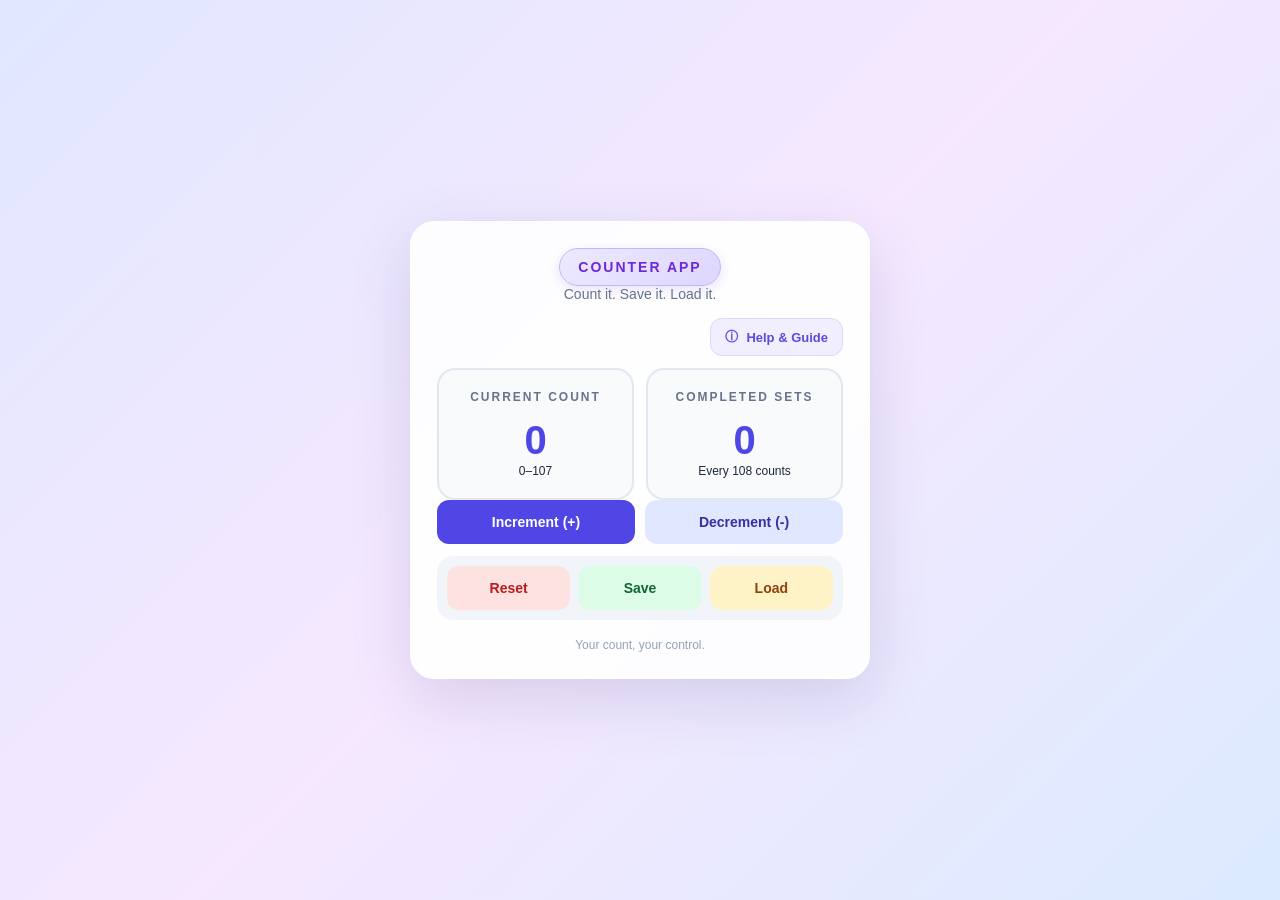
<file: index.html>
<!DOCTYPE html>
<html lang="en">

<head>
  <meta charset="UTF-8">
  <meta name="viewport" content="width=device-width, initial-scale=1.0">
  <title>Counter App</title>
  <link rel="stylesheet" href="./style.css">
</head>

<body>

  <main class="container">
    <section class="box">

      <header class="heading">
        <span class="tag">Counter App</span>
        <p>Count it. Save it. Load it.</p>
      </header>

      <div class="help-link">
        <a href="./help.html" class="help-btn">
          <span>ⓘ</span> Help &amp; Guide
        </a>
      </div>

      
<!-- Both Counters -->

<div class="counter-screens">

  <div class="screen-box">
    <p class="screen-label">CURRENT COUNT</p>
    <div id="count" class="screen">0</div>
    <p>0–107</p>
  </div>

  <div class="screen-box">
    <p class="screen-label">COMPLETED SETS</p>
    <div id="count2" class="screen">0</div>
    <p>Every 108 counts</p>
  </div>

</div>



      <!-- Counter Controls -->
      <div class="controls">
        <button type="button" class="btn increment" onclick="increment()">
          Increment (+)
        </button>

        <button type="button" class="btn decrement" onclick="Decrement()">
          Decrement (-)
        </button>
      </div>

      <!-- Utility Buttons -->
      <div class="utility-box">
        <button type="button" class="btn reset" onclick="Reset()">
          Reset
        </button>

        <button type="button" class="btn save" onclick="Save()">
          Save
        </button>

        <button type="button" class="btn load" onclick="Load_from_save()">
          Load
        </button>
      </div>

      <p class="footer-text">Your count, your control.</p>

    </section>
  </main>

  <script src="./counter_script.js"></script>

</body>
</html>
</file>
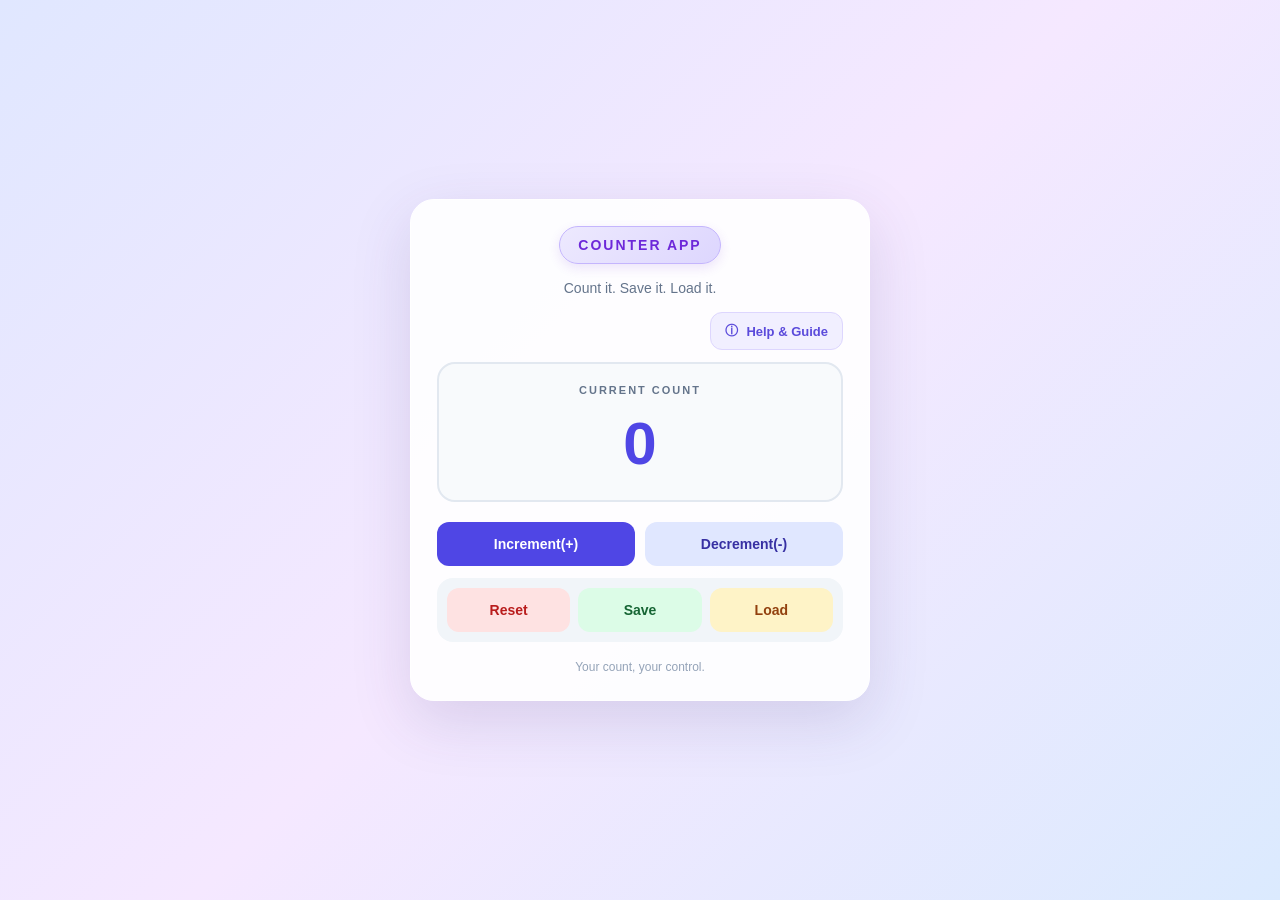
<file: counter.html>
<!DOCTYPE html>
<html lang="en">

<head>
  <meta charset="UTF-8">
  <meta name="viewport" content="width=device-width, initial-scale=1.0">
  <title>Counter App</title>
  <link rel="stylesheet" href="style.css">
</head>

<body>

  <main class="container">
    <section class="box">

      <header class="heading">
        <span class="tag">Counter App</span>
        
        <p><br>Count it. Save it. Load it.</p>
      </header>
      
      <div class="help-link">
        <a href="./help.html" class="help-btn">
          <span>ⓘ</span> Help & Guide
        </a>
      </div>


      <div class="screen-box">
        <p class="screen-label">CURRENT COUNT</p>
        <div id="count" class="screen">0</div>
      </div>

      <div class="controls">
        <button class="btn increment" onclick="increment()">
          Increment(+)
        </button>

        <button class="btn decrement" onclick="Decrement()">
          Decrement(-)
        </button>
      </div>

      <div class="utility-box">
        <button class="btn reset" onclick="Reset()">
          Reset
        </button>

        <button class="btn save" onclick="Save()">
          Save
        </button>

        <button class="btn load" onclick="Load_from_save()">
          Load
        </button>
      </div>

      <p class="footer-text">
        Your count, your control.
      </p>

    </section>
  </main>

  <script src="counter_script.js"></script>
</body>

</html>
</file>
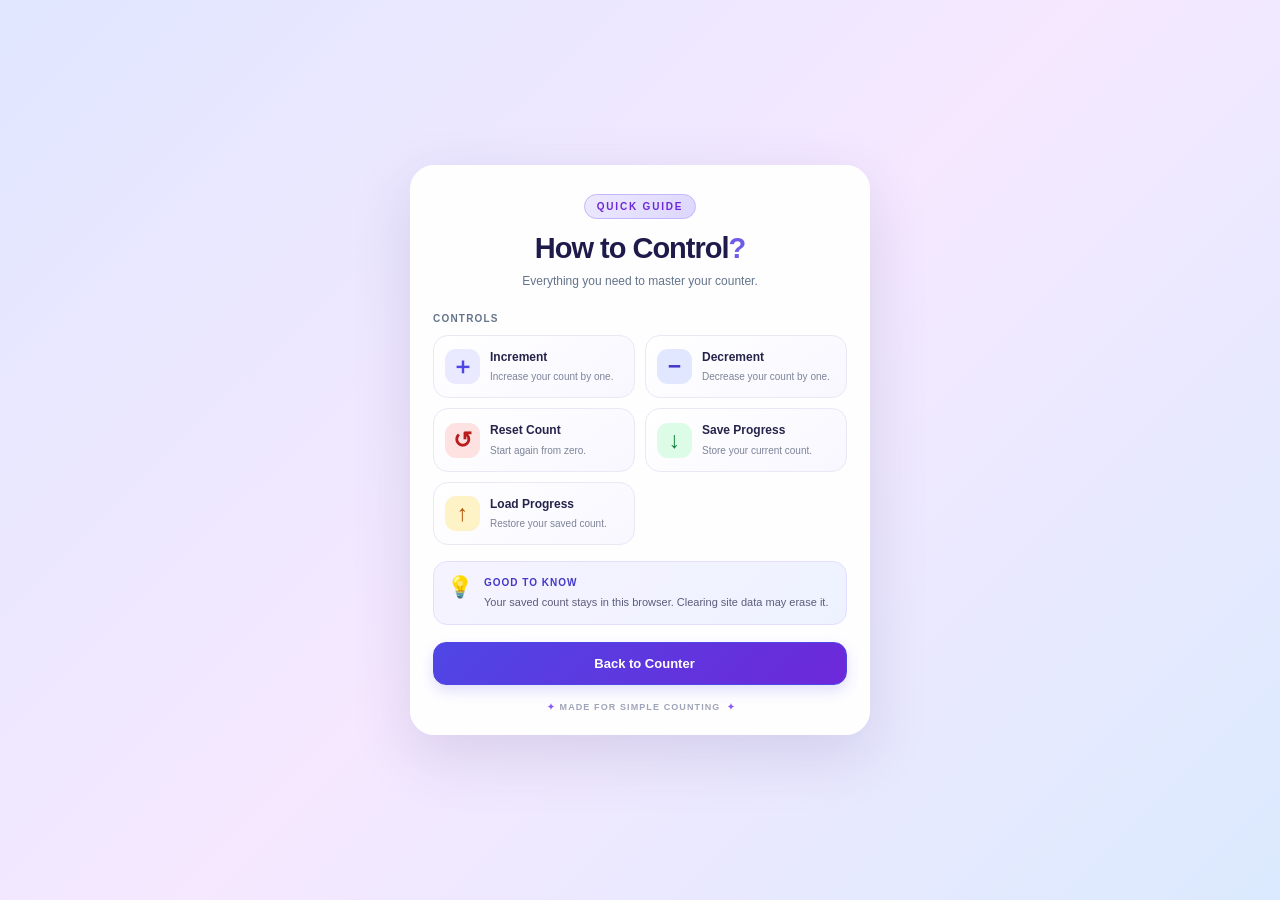
<file: help.html>
<!DOCTYPE html>
<html lang="en">

<head>
  <meta charset="UTF-8">
  <meta name="viewport" content="width=device-width, initial-scale=1.0">

  <title>How to Control | Counter App</title>
  <link rel="stylesheet" href="style.css">
</head>

<body>

  <main class="container">
    <section class="box help-page">

      <!-- Header -->
      <header class="game-help-header">
        <!-- <div class="game-help-icon">🎮</div> -->

        <span class="tag">QUICK GUIDE</span>

        <h1>How to Control<span>?</span></h1>

        <p>
          Everything you need to master your counter.
        </p>
      </header>

      <!-- Instructions -->
      <div class="guide-heading">
        <span> CONTROLS</span>
      </div>

      <div class="help-grid">

        <article class="guide-card">
          <div class="guide-icon increment-icon">＋</div>
          <div class="guide-content">
            <h3>Increment</h3>
            <p>Increase your count by one.</p>
          </div>
          <span class="guide-key">+1</span>
        </article>

        <article class="guide-card">
          <div class="guide-icon decrement-icon">−</div>
          <div class="guide-content">
            <h3>Decrement</h3>
            <p>Decrease your count by one.</p>
          </div>
          <span class="guide-key">−1</span>
        </article>

        <article class="guide-card">
          <div class="guide-icon reset-icon">↺</div>
          <div class="guide-content">
            <h3>Reset Count</h3>
            <p>Start again from zero.</p>
          </div>
          <span class="guide-key">RESET</span>
        </article>

        <article class="guide-card">
          <div class="guide-icon save-icon">↓</div>
          <div class="guide-content">
            <h3>Save Progress</h3>
            <p>Store your current count.</p>
          </div>
          <span class="guide-key">SAVE</span>
        </article>

        <article class="guide-card">
          <div class="guide-icon load-icon">↑</div>
          <div class="guide-content">
            <h3>Load Progress</h3>
            <p>Restore your saved count.</p>
          </div>
          <span class="guide-key">LOAD</span>
        </article>

      </div>

      <!-- Tip -->
      <aside class="help-tip">
        <div class="tip-icon">💡</div>

        <div>
          <h3>GOOD TO KNOW</h3>
          <p>
            Your saved count stays in this browser.
            Clearing site data may erase it.
          </p>
        </div>
      </aside>

      <!-- Back button -->
      <a href="./index.html" class="back-btn">
        <span></span>
        <span>Back to Counter</span>
      </a>

      <footer class="game-help-footer">
      <span>✦</span> MADE FOR SIMPLE COUNTING <span>✦</span>
      </footer>

    </section>
  </main>

</body>

</html>
</file>
<file: style.css>
* {
  margin: 0;
  padding: 0;
  box-sizing: border-box;
}

body {
  min-height: 100vh;
  font-family: Arial, sans-serif;
  background: linear-gradient(135deg, #e0e7ff, #f5e8ff, #dbeafe);
  display: flex;
  justify-content: center;
  align-items: center;
  padding: 24px;
  color: #1e293b;
}

.container {
  width: 100%;
  max-width: 460px;
}

.box {
  background: rgba(255, 255, 255, 0.9);
  padding: 26px;
  border: 1px solid #ffffff;
  border-radius: 24px;
  box-shadow: 0 20px 60px rgba(65, 55, 120, 0.15);
}

.heading {
  text-align: center;
  margin-bottom: 24px;
}

.tag {
  display: inline-block;
  font-size: 14px;
  font-weight: 800;
  letter-spacing: 2px;
  text-transform: uppercase;

  color: #6d28d9;
  background: linear-gradient(135deg, #ede9fe, #ddd6fe);

  padding: 10px 18px;
  border: 1px solid #c4b5fd;
  border-radius: 50px;

  box-shadow: 0 4px 12px rgba(109, 40, 217, 0.12);

  transition: all 0.3s ease;
}

.heading h1 {
  font-size: 28px;
  margin-bottom: 7px;
  color: #1e1b4b;
}

.heading p {
  color: #64748b;
  font-size: 14px;
}

.screen-box {
  background: #f8fafc;
  border: 2px solid #e2e8f0;
  border-radius: 18px;
  padding: 20px 16px;
  text-align: center;
  margin-bottom: 20px;
}

.screen-label {
  font-size: 11px;
  font-weight: bold;
  letter-spacing: 2px;
  color: #64748b;
  margin-bottom: 12px;
}

.screen {
  font-size: 60px;
  font-weight: bold;
  color: #4f46e5;
  line-height: 1.2;
  overflow-wrap: anywhere;
}

.controls {
  display: grid;
  grid-template-columns: 1fr 1fr;
  gap: 10px;
  margin-bottom: 12px;
}

.utility-box {
  display: grid;
  grid-template-columns: repeat(3, 1fr);
  gap: 8px;
  padding: 10px;
  background: #f1f5f9;
  border-radius: 16px;
}

.btn {
  border: none;
  border-radius: 12px;
  padding: 14px 10px;
  font-size: 14px;
  font-weight: bold;
  cursor: pointer;
  transition: transform 0.2s, box-shadow 0.2s;
}

.btn:hover {
  transform: translateY(-2px);
  box-shadow: 0 6px 14px rgba(15, 23, 42, 0.12);
}

.btn:active {
  transform: scale(0.97);
}

.increment {
  background: #4f46e5;
  color: white;
}

.decrement {
  background: #e0e7ff;
  color: #3730a3;
}

.reset {
  background: #fee2e2;
  color: #b91c1c;
}

.save {
  background: #dcfce7;
  color: #166534;
}

.load {
  background: #fef3c7;
  color: #92400e;
}

.footer-text {
  text-align: center;
  margin-top: 18px;
  color: #94a3b8;
  font-size: 12px;
}

@media (max-width: 400px) {
  .box {
    padding: 22px 16px;
  }

  .heading h1 {
    font-size: 26px;
  }

  .screen {
    font-size: 52px;
  }

  .btn {
    font-size: 12px;
    padding: 13px 6px;
  }
}

.tag:hover {
  transform: translateY(-3px);
  box-shadow: 0 8px 20px rgba(109, 40, 217, 0.22);
}

.help-link {
  display: flex;
  justify-content: flex-end;
  margin: -8px 0 12px;
}

.help-btn {
  display: inline-flex;
  align-items: center;
  justify-content: center;
  gap: 8px;

  padding: 9px 14px;
  border-radius: 12px;

  background: #f1efff;
  border: 1px solid #ddd6fe;
  color: #5b4bdb;

  font-size: 13px;
  font-weight: 700;
  text-decoration: none;

  transition: 0.2s ease;
}

.help-btn:hover {
  background: #e5e0ff;
  border-color: #c4b5fd;
  transform: translateY(-2px);
}
.help-shell {
  max-width: 100%;
  padding: 24px;
  border-radius: 24px;
}

.help-header {
  padding: 24px;
  margin-bottom: 24px;
  border-radius: 20px;
}

.help-header h1 {
  font-size: 34px;
  line-height: 1.2;
}

.help-grid {
  gap: 12px;
}

.guide-card {
  padding: 16px;
  border-radius: 16px;
}

.guide-top {
  margin-bottom: 13px;
}

.guide-icon {
  width: 38px;
  height: 38px;
  border-radius: 12px;
}

.guide-card h3 {
  font-size: 16px;
}

.guide-card p {
  font-size: 13px;
  line-height: 1.65;
}

.tip-card {
  padding: 16px;
  margin-top: 18px;
}

@media (max-width: 520px) {
  .help-shell {
    padding: 16px;
  }

  .help-header {
    padding: 20px;
  }

  .help-header h1 {
    font-size: 30px;
  }
}
/* ==================================
   COUNTER APP - GAME HELP PAGE ONLY
   ================================== */

.help-page {
  max-width: 100%;
  padding: 22px;
  border-radius: 24px;
  background: rgba(255, 255, 255, 0.96);
}

/* Header */

.game-help-header {
  text-align: center;
  padding: 6px 0 22px;
}

.game-help-icon {
  width: 58px;
  height: 58px;
  display: flex;
  align-items: center;
  justify-content: center;
  margin: 0 auto 14px;
  border-radius: 19px;
  background: linear-gradient(135deg, #4f46e5, #7c3aed);
  font-size: 29px;
  box-shadow: 0 8px 20px rgba(79, 70, 229, 0.22);
}

.game-help-header .tag {
  padding: 6px 12px;
  font-size: 10px;
  letter-spacing: 1.8px;
  box-shadow: none;
}

.game-help-header h1 {
  margin: 13px 0 7px;
  color: #1e1b4b;
  font-size: 29px;
  letter-spacing: -1px;
}

.game-help-header h1 span {
  color: #6d5ce7;
}

.game-help-header p {
  color: #64748b;
  font-size: 12px;
  line-height: 1.6;
}

/* Section heading */

.guide-heading {
  display: flex;
  align-items: center;
  justify-content: space-between;
  gap: 8px;
  margin-bottom: 11px;
  color: #64748b;
  font-size: 10px;
  font-weight: 800;
  letter-spacing: 1.2px;
}

.guide-count {
  padding: 5px 8px;
  border-radius: 7px;
  background: #f1efff;
  color: #6254d9;
  font-size: 9px;
  letter-spacing: 0.5px;
}

/* Instruction cards */

.help-grid {
  display: grid;
  grid-template-columns: 1fr 1fr;
  gap: 10px;
}

.guide-card {
  min-width: 0;
  display: flex;
  align-items: center;
  gap: 10px;
  padding: 13px 11px;
  border: 1px solid #e9e8f5;
  border-radius: 15px;
  background: linear-gradient(145deg, #ffffff, #f8f7ff);
  transition: transform 0.2s ease,
    border-color 0.2s ease,
    box-shadow 0.2s ease;
}

.guide-card:hover {
  transform: translateY(-2px);
  border-color: #c4b5fd;
  box-shadow: 0 7px 16px rgba(79, 70, 229, 0.08);
}

.guide-icon {
  flex-shrink: 0;
  width: 35px;
  height: 35px;
  display: flex;
  align-items: center;
  justify-content: center;
  border-radius: 11px;
  font-size: 23px;
  font-weight: 700;
}

.increment-icon {
  color: #4f46e5;
  background: #e9eaff;
}

.decrement-icon {
  color: #4338ca;
  background: #e0e7ff;
}

.reset-icon {
  color: #b91c1c;
  background: #fee2e2;
}

.save-icon {
  color: #15803d;
  background: #dcfce7;
}

.load-icon {
  color: #b45309;
  background: #fef3c7;
}

.guide-content {
  flex: 1;
  min-width: 0;
}

.guide-content h3 {
  margin-bottom: 4px;
  color: #25234a;
  font-size: 12px;
  line-height: 1.35;
}

.guide-content p {
  color: #7c8498;
  font-size: 10px;
  line-height: 1.5;
}

.guide-key {
  display: none;
}

/* Helpful tip */

.help-tip {
  display: flex;
  align-items: flex-start;
  gap: 11px;
  margin-top: 16px;
  padding: 13px;
  border: 1px solid #e3defe;
  border-radius: 14px;
  background: linear-gradient(135deg, #f5f3ff, #eef2ff);
}

.tip-icon {
  flex-shrink: 0;
  font-size: 21px;
}

.help-tip h3 {
  margin: 2px 0 5px;
  color: #4338ca;
  font-size: 10px;
  letter-spacing: 1px;
}

.help-tip p {
  color: #5b5c7b;
  font-size: 11px;
  line-height: 1.65;
}

/* Back button */

.back-btn {
  display: flex;
  align-items: center;
  justify-content: center;
  gap: 9px;
  width: 100%;
  margin-top: 17px;
  padding: 13px 16px;
  border: 1px solid #4f46e5;
  border-radius: 13px;
  background: linear-gradient(135deg, #4f46e5, #6d28d9);
  color: #ffffff;
  font-size: 13px;
  font-weight: 700;
  text-decoration: none;
  box-shadow: 0 6px 14px rgba(79, 70, 229, 0.17);
  transition: transform 0.2s ease,
    box-shadow 0.2s ease;
}

.back-btn:hover {
  transform: translateY(-2px);
  box-shadow: 0 9px 19px rgba(79, 70, 229, 0.25);
}

.back-btn span:first-child {
  font-size: 19px;
  line-height: 1;
}

/* Footer */

.game-help-footer {
  margin-top: 17px;
  color: #a0a4b8;
  text-align: center;
  font-size: 9px;
  font-weight: 700;
  letter-spacing: 1.1px;
}

.game-help-footer span {
  color: #8b5cf6;
  padding-left: 3px;
}

/* Small screens */

@media (max-width: 400px) {
  .help-page {
    padding: 17px 13px;
  }

  .help-grid {
    grid-template-columns: 1fr;
    gap: 8px;
  }

  .guide-card {
    padding: 11px;
  }

  .guide-content h3 {
    font-size: 13px;
  }

  .guide-content p {
    font-size: 11px;
  }

  .guide-key {
    display: inline-block;
    flex-shrink: 0;
    padding: 5px 6px;
    border-radius: 6px;
    background: #f1efff;
    color: #6254d9;
    font-size: 8px;
    font-weight: 800;
  }

  .game-help-header h1 {
    font-size: 27px;
  }
}


/* Two counters side by side */
.counter-screens {
  display: flex;
  gap: 12px;
  align-items: stretch;
}

.counter-screens .screen-box {
  flex: 1;
  min-width: 0;
  box-sizing: border-box;
}

.counter-screens .screen-label {
  font-size: 12px;
}

.counter-screens .screen {
  font-size: clamp(24px, 4vw, 40px);
}

.counter-screens .screen-box p:last-child {
  font-size: 12px;
}


.counter-screens {
  display: flex !important;
  flex-direction: row !important;
  gap: 12px;
  width: 100%;
  align-items: stretch;
}

.counter-screens > .screen-box {
  flex: 1 1 0;
  width: 50%;
  min-width: 0;
  box-sizing: border-box;
}

.counter-screens {
  display: grid !important;
  grid-template-columns: repeat(2, minmax(0, 1fr)) !important;
  gap: 12px;
  width: 100%;
}

.counter-screens .screen-box {
  width: 100%;
  min-width: 0;
  box-sizing: border-box;
  margin: 0;
}
</file>
